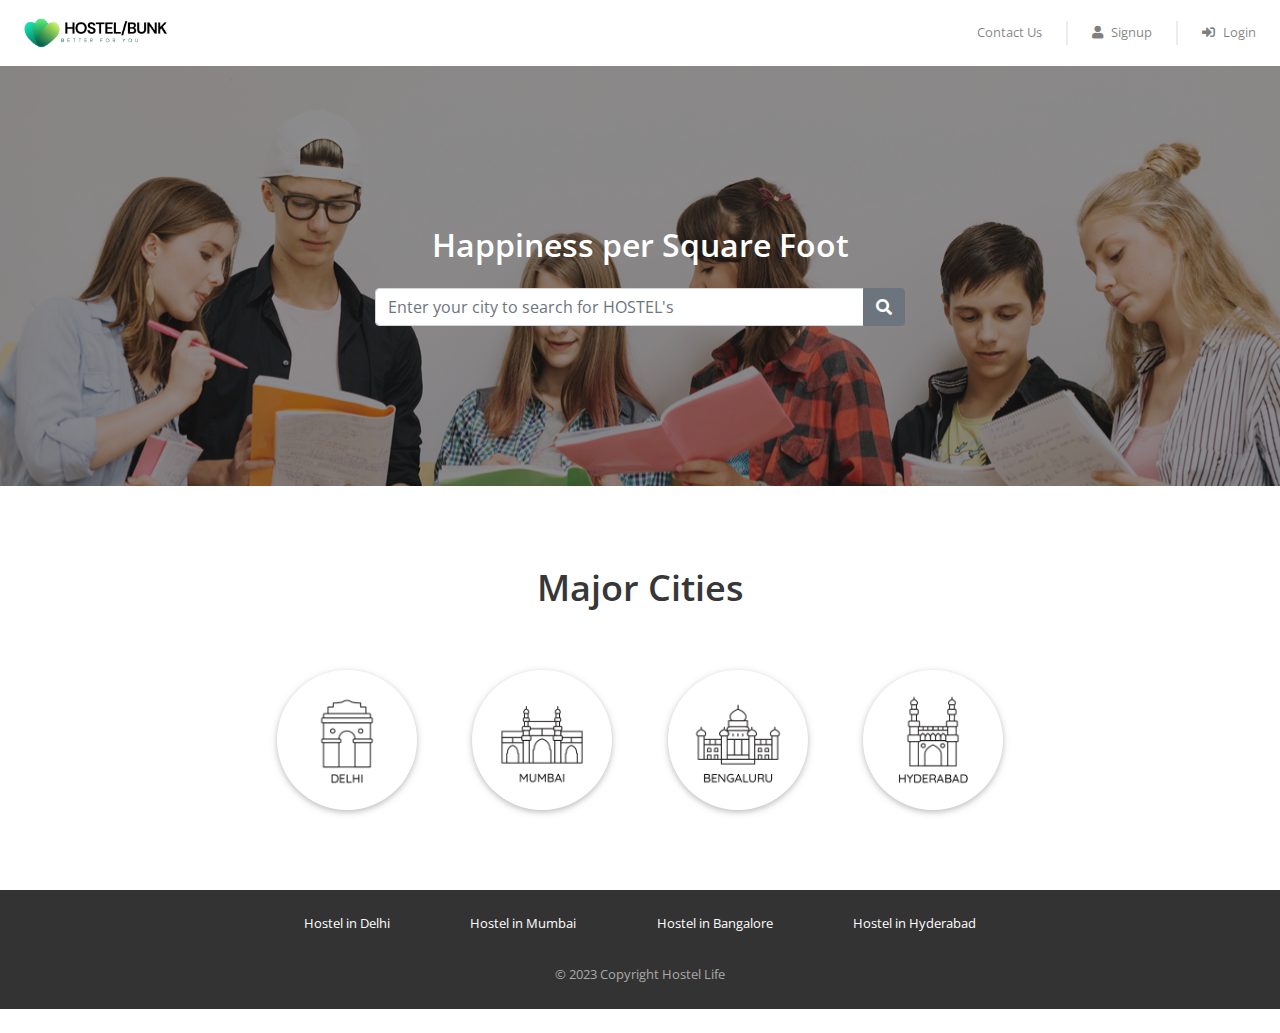
<file: index.html>
<!DOCTYPE html>
<html lang="en">

<head>
    <meta name="viewport" content="width=device-width, initial-scale=1">
    <title>Welcome | Hostel Life</title>

    <link href="css/bootstrap.min.css" rel="stylesheet" />
    <link href="https://use.fontawesome.com/releases/v5.11.2/css/all.css" rel="stylesheet" />
    <link href="https://fonts.googleapis.com/css2?family=Open+Sans:ital,wght@0,300;0,400;0,600;0,700;0,800;1,300;1,400;1,600;1,700;1,800&display=swap" rel="stylesheet" />
    <link href="css/common.css" rel="stylesheet" />
    <link href="css/home.css" rel="stylesheet" />
</head>

<body>
    <div class="header sticky-top">
        <nav class="navbar navbar-expand-md navbar-light">
            <a class="navbar-brand" href="index.html">
                <img src="img/logo.png" />
            </a>
            <button class="navbar-toggler" type="button" data-toggle="collapse" data-target="#my-navbar">
                <span class="navbar-toggler-icon"></span>
            </button>

            <div class="collapse navbar-collapse justify-content-end" id="my-navbar">
                <ul class="navbar-nav">
                    <li class="nav-item">
                        <a class="nav-link" href="mailto:sumitkesarwani2323@gmail.com" data-toggle="modal" >
                            <i class="fa fa-smile-o"></i>Contact Us
                        </a>
                    </li>
                    <div class="nav-vl"></div>
                    <li class="nav-item">
                        <a class="nav-link" href="#" data-toggle="modal" data-target="#signup-modal">
                            <i class="fas fa-user"></i>Signup
                        </a>
                    </li>
                    <div class="nav-vl"></div>
                    <li class="nav-item">
                        <a class="nav-link" href="#" data-toggle="modal" data-target="#login-modal">
                            <i class="fas fa-sign-in-alt"></i>Login
                        </a>
                    </li>
                </ul>
            </div>
        </nav>
    </div>

    <div id="loading">
    </div>

    <div class="banner-container">
        <h2 class="white pb-3">Happiness per Square Foot</h2>

        <form id="search-form">
            <div class="input-group city-search">
                <input type="text" class="form-control input-city" id='city' name='city' placeholder="Enter your city to search for HOSTEL's" />
                <div class="input-group-append">
                    <button type="submit" class="btn btn-secondary">
                        <i class="fa fa-search"></i>
                    </button>
                </div>
            </div>
        </form>
    </div>

    <div class="page-container">
        <h1 class="city-heading">
            Major Cities
        </h1>
        <div class="row">
            <div class="city-card-container col-md">
                <a href="property_list.html">
                    <div class="city-card rounded-circle">
                        <img src="img/delhi.png" class="city-img" />
                    </div>
                </a>
            </div>

            <div class="city-card-container col-md">
                <a href="property_list.html">
                    <div class="city-card rounded-circle">
                        <img src="img/mumbai.png" class="city-img" />
                    </div>
                </a>
            </div>

            <div class="city-card-container col-md">
                <a href="property_list.html">
                    <div class="city-card rounded-circle">
                        <img src="img/bangalore.png" class="city-img" />
                    </div>
                </a>
            </div>

            <div class="city-card-container col-md">
                <a href="property_list.html">
                    <div class="city-card rounded-circle">
                        <img src="img/hyderabad.png" class="city-img" />
                    </div>
                </a>
            </div>
        </div>
    </div>

    <div class="modal fade" id="signup-modal" tabindex="-1" role="dialog" aria-labelledby="signup-heading" aria-hidden="true">
        <div class="modal-dialog" role="document">
            <div class="modal-content">
                <div class="modal-header">
                    <h5 class="modal-title" id="signup-heading">Signup</h5>
                    <button type="button" class="close" data-dismiss="modal" aria-label="Close">
                        <span aria-hidden="true">&times;</span>
                    </button>
                </div>

                <div class="modal-body">
                    <form id="signup-form" class="form" role="form">
                        <div class="input-group form-group">
                            <div class="input-group-prepend">
                                <span class="input-group-text">
                                    <i class="fas fa-user"></i>
                                </span>
                            </div>
                            <input type="text" class="form-control" name="full_name" placeholder="Full Name" maxlength="30" required>
                        </div>

                        <div class="input-group form-group">
                            <div class="input-group-prepend">
                                <span class="input-group-text">
                                    <i class="fas fa-phone-alt"></i>
                                </span>
                            </div>
                            <input type="text" class="form-control" name="phone" placeholder="Phone Number" maxlength="10" minlength="10" required>
                        </div>

                        <div class="input-group form-group">
                            <div class="input-group-prepend">
                                <span class="input-group-text">
                                    <i class="fas fa-envelope"></i>
                                </span>
                            </div>
                            <input type="email" class="form-control" name="email" placeholder="Email" required>
                        </div>

                        <div class="input-group form-group">
                            <div class="input-group-prepend">
                                <span class="input-group-text">
                                    <i class="fas fa-lock"></i>
                                </span>
                            </div>
                            <input type="password" class="form-control" name="password" placeholder="Password" minlength="6" required>
                        </div>

                        <div class="input-group form-group">
                            <div class="input-group-prepend">
                                <span class="input-group-text">
                                    <i class="fas fa-university"></i>
                                </span>
                            </div>
                            <input type="text" class="form-control" name="college_name" placeholder="College Name" maxlength="150" required>
                        </div>

                        <div class="form-group">
                            <span>I'm a</span>
                            <input type="radio" class="ml-3" id="gender-male" name="gender" value="male" /> Male
                            <label for="gender-male">
                            </label>
                            <input type="radio" class="ml-3" id="gender-female" name="gender" value="female" />
                            <label for="gender-female">
                                Female
                            </label>
                        </div>

                        <div class="form-group">
                            <button type="submit" class="btn btn-block btn-primary">Create Account</button>
                        </div>
                    </form>
                </div>

                <div class="modal-footer">
                    <span>Already have an account?
                        <a href="#" data-dismiss="modal" data-toggle="modal" data-target="#login-modal">Login</a>
                    </span>
                </div>
            </div>
        </div>
    </div>

    <div class="modal fade" id="login-modal" tabindex="-1" role="dialog" aria-labelledby="login-heading" aria-hidden="true">
        <div class="modal-dialog modal-dialog-centered" role="document">
            <div class="modal-content">
                <div class="modal-header">
                    <h5 class="modal-title" id="login-heading">Login</h5>
                    <button type="button" class="close" data-dismiss="modal" aria-label="Close">
                        <span aria-hidden="true">&times;</span>
                    </button>
                </div>

                <div class="modal-body">
                    <form id="login-form" class="form" role="form">
                        <div class="input-group form-group">
                            <div class="input-group-prepend">
                                <span class="input-group-text">
                                    <i class="fas fa-user"></i>
                                </span>
                            </div>
                            <input type="email" class="form-control" name="email" placeholder="Email" required>
                        </div>

                        <div class="input-group form-group">
                            <div class="input-group-prepend">
                                <span class="input-group-text">
                                    <i class="fas fa-lock"></i>
                                </span>
                            </div>
                            <input type="password" class="form-control" name="password" placeholder="Password" minlength="6" required>
                        </div>

                        <div class="form-group">
                            <button type="submit" class="btn btn-block btn-primary">Login</button>
                        </div>
                    </form>
                </div>

                <div class="modal-footer">
                    <span>
                        <a href="#" data-dismiss="modal" data-toggle="modal" data-target="#signup-modal">Click here</a>
                        to register a new account
                    </span>
                </div>
            </div>
        </div>
    </div>

    <div class="footer">
        <div class="page-container footer-container">
            <div class="footer-cities">
                <div class="footer-city">
                    <a href="property_list.html">Hostel in Delhi</a>
                </div>
                <div class="footer-city">
                    <a href="property_list.html">Hostel in Mumbai</a>
                </div>
                <div class="footer-city">
                    <a href="property_list.html">Hostel in Bangalore</a>
                </div>
                <div class="footer-city">
                    <a href="property_list.html">Hostel in Hyderabad</a>
                </div>
            </div>
            <div class="footer-copyright">© 2023 Copyright Hostel Life </div>
        </div>
    </div>
    <br>

    <script type="text/javascript" src="js/jquery.js"></script>
    <script type="text/javascript" src="js/bootstrap.min.js"></script>
</body>

</html>
</file>
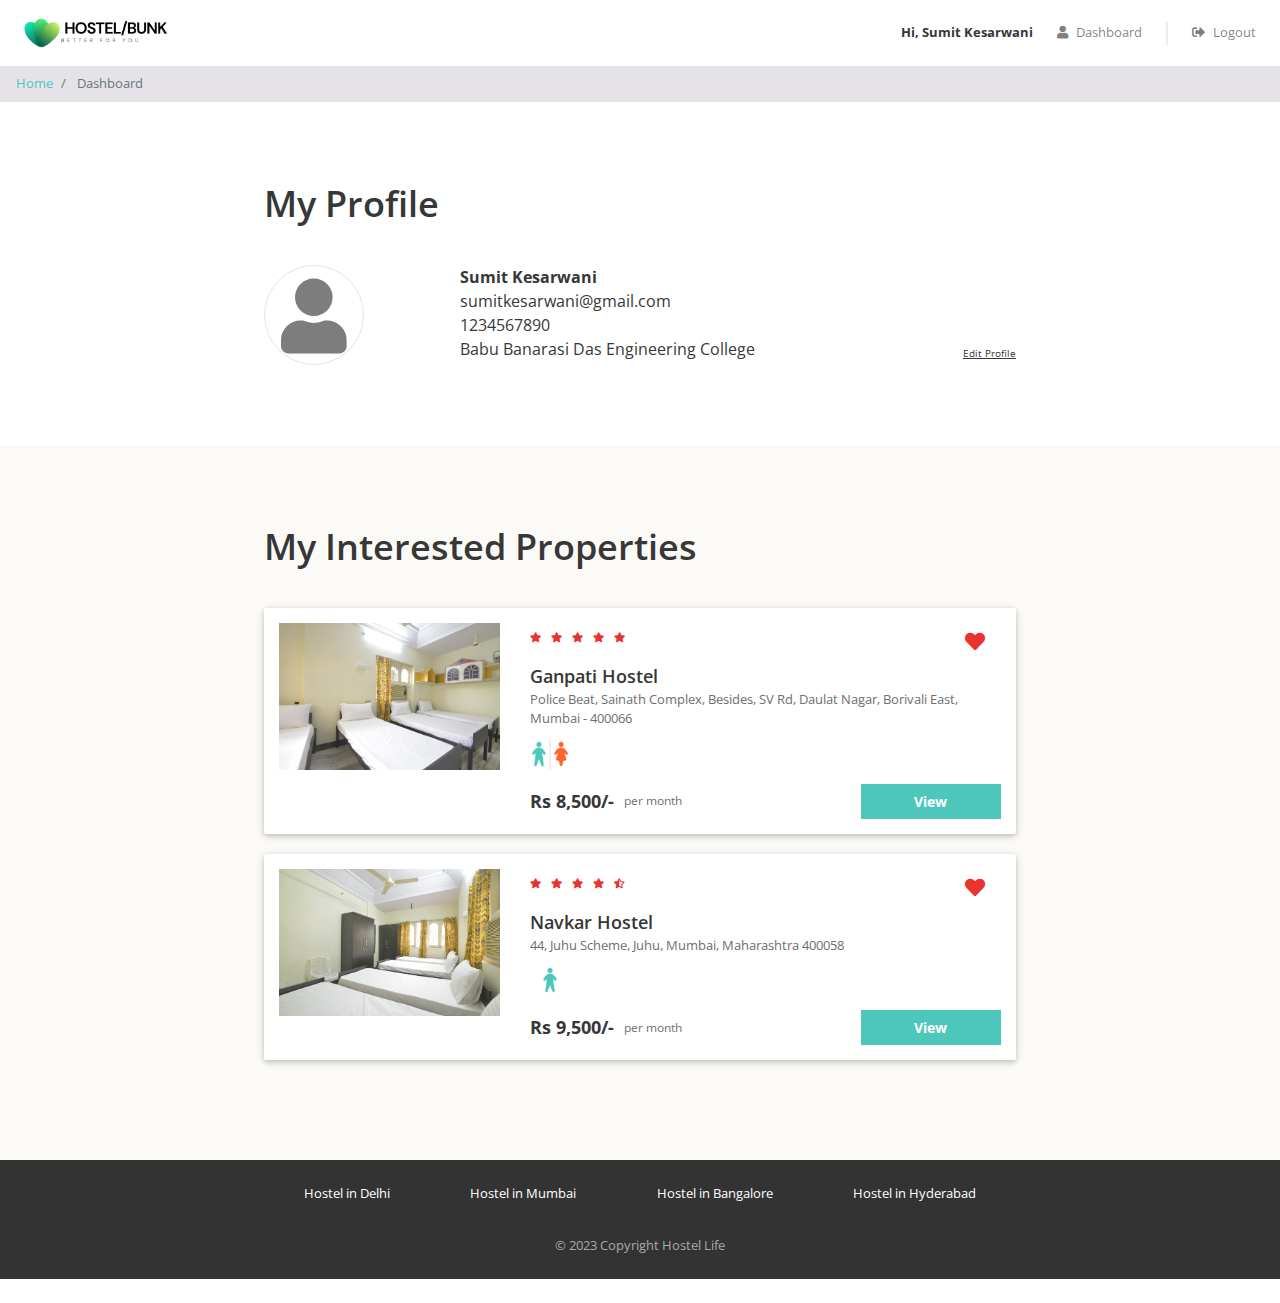
<file: dashboard.html>
<!DOCTYPE html>
<html lang="en">

<head>
    <meta name="viewport" content="width=device-width, initial-scale=1">
    <title>Dashboard | Hostel/BUNK</title>
    <link href="css/bootstrap.min.css" rel="stylesheet" />
    <link href="https://use.fontawesome.com/releases/v5.11.2/css/all.css" rel="stylesheet" />
    <link href="https://fonts.googleapis.com/css2?family=Open+Sans:ital,wght@0,300;0,400;0,600;0,700;0,800;1,300;1,400;1,600;1,700;1,800&display=swap" rel="stylesheet" />
    <link href="css/common.css" rel="stylesheet" />
    <link href="css/dashboard.css" rel="stylesheet" />
</head>

<body>
<div class="header sticky-top">
        <nav class="navbar navbar-expand-md navbar-light">
            <a class="navbar-brand" href="index.html">
                <img src="img/logo.png" />
            </a>
            <button class="navbar-toggler" type="button" data-toggle="collapse" data-target="#my-navbar">
                <span class="navbar-toggler-icon"></span>
            </button>

            <div class="collapse navbar-collapse justify-content-end" id="my-navbar">
                <ul class="navbar-nav">
                    <div class='nav-name'>
                        Hi, Sumit Kesarwani
                    </div>
                    <li class="nav-item">
                        <a class="nav-link" href="dashboard.html">
                            <i class="fas fa-user"></i>Dashboard
                        </a>
                    </li>
                    <div class="nav-vl"></div>
                    <li class="nav-item">
                        <a class="nav-link" href="#">
                            <i class="fas fa-sign-out-alt"></i>Logout
                        </a>
                    </li>
                </ul>
            </div>
        </nav>
    </div>

    <div id="loading">
    </div>

    <nav aria-label="breadcrumb">
        <ol class="breadcrumb py-2">
            <li class="breadcrumb-item">
                <a href="index.html">Home</a>
            </li>
            <li class="breadcrumb-item active" aria-current="page">
                Dashboard
            </li>
        </ol>
    </nav>

    <div class="my-profile page-container">
        <h1>My Profile</h1>
        <div class="row">
            <div class="col-md-3 profile-img-container">
                <i class="fas fa-user profile-img"></i>
            </div>
            <div class="col-md-9">
                <div class="row no-gutters justify-content-between align-items-end">
                    <div class="profile">
                        <div class="name">Sumit Kesarwani</div>
                        <div class="email">sumitkesarwani@gmail.com</div>
                        <div class="phone">1234567890</div>
                        <div class="college">Babu Banarasi Das Engineering College</div>
                    </div>
                    <div class="edit">
                        <div class="edit-profile">Edit Profile</div>
                    </div>
                </div>
            </div>
        </div>
    </div>

    <div class="my-interested-properties">
        <div class="page-container">
            <h1>My Interested Properties</h1>

            <div class="property-card property-id-1 row">
                <div class="image-container col-md-4">
                    <img src="img/properties/1/eace7b9114fd6046.jpg" />
                </div>
                <div class="content-container col-md-8">
                    <div class="row no-gutters justify-content-between">
                        <div class="star-container" title="4.8">
                            <i class="fas fa-star"></i>
                            <i class="fas fa-star"></i>
                            <i class="fas fa-star"></i>
                            <i class="fas fa-star"></i>
                            <i class="fas fa-star"></i>
                        </div>
                        <div class="interested-container">
                            <i class="is-interested-image fas fa-heart" property_id="1"></i>
                        </div>
                    </div>
                    <div class="detail-container">
                        <div class="property-name">Ganpati Hostel</div>
                        <div class="property-address">Police Beat, Sainath Complex, Besides, SV Rd, Daulat Nagar, Borivali East, Mumbai - 400066</div>
                        <div class="property-gender">
                            <img src="img/unisex.png">
                        </div>
                    </div>
                    <div class="row no-gutters">
                        <div class="rent-container col-6">
                            <div class="rent">Rs 8,500/-</div>
                            <div class="rent-unit">per month</div>
                        </div>
                        <div class="button-container col-6">
                            <a href="property_detail.html" class="btn btn-primary">View</a>
                        </div>
                    </div>
                </div>
            </div>

            <div class="property-card property-id-2 row">
                <div class="image-container col-md-4">
                    <img src="img/properties/1/1d4f0757fdb86d5f.jpg" />
                </div>
                <div class="content-container col-md-8">
                    <div class="row no-gutters justify-content-between">
                        <div class="star-container" title="4.5">
                            <i class="fas fa-star"></i>
                            <i class="fas fa-star"></i>
                            <i class="fas fa-star"></i>
                            <i class="fas fa-star"></i>
                            <i class="fas fa-star-half-alt"></i>
                        </div>
                        <div class="interested-container">
                            <i class="is-interested-image fas fa-heart" property_id="2"></i>
                        </div>
                    </div>
                    <div class="detail-container">
                        <div class="property-name">Navkar Hostel</div>
                        <div class="property-address">44, Juhu Scheme, Juhu, Mumbai, Maharashtra 400058</div>
                        <div class="property-gender">
                            <img src="img/male.png">
                        </div>
                    </div>
                    <div class="row no-gutters">
                        <div class="rent-container col-6">
                            <div class="rent">Rs 9,500/-</div>
                            <div class="rent-unit">per month</div>
                        </div>
                        <div class="button-container col-6">
                            <a href="property_detail.html" class="btn btn-primary">View</a>
                        </div>
                    </div>
                </div>
            </div>


        </div>
    </div>

    <div class="footer">
        <div class="page-container footer-container">
            <div class="footer-cities">
                <div class="footer-city">
                    <a href="property_list.html">Hostel in Delhi</a>
                </div>
                <div class="footer-city">
                    <a href="property_list.html">Hostel in Mumbai</a>
                </div>
                <div class="footer-city">
                    <a href="property_list.html">Hostel in Bangalore</a>
                </div>
                <div class="footer-city">
                    <a href="property_list.html">Hostel in Hyderabad</a>
                </div>
            </div>
            <div class="footer-copyright">© 2023 Copyright Hostel Life </div>
        </div>
    </div>
    <br>

    <script type="text/javascript" src="js/jquery.js"></script>
    <script type="text/javascript" src="js/bootstrap.min.js"></script>
</body>

</html>
</file>
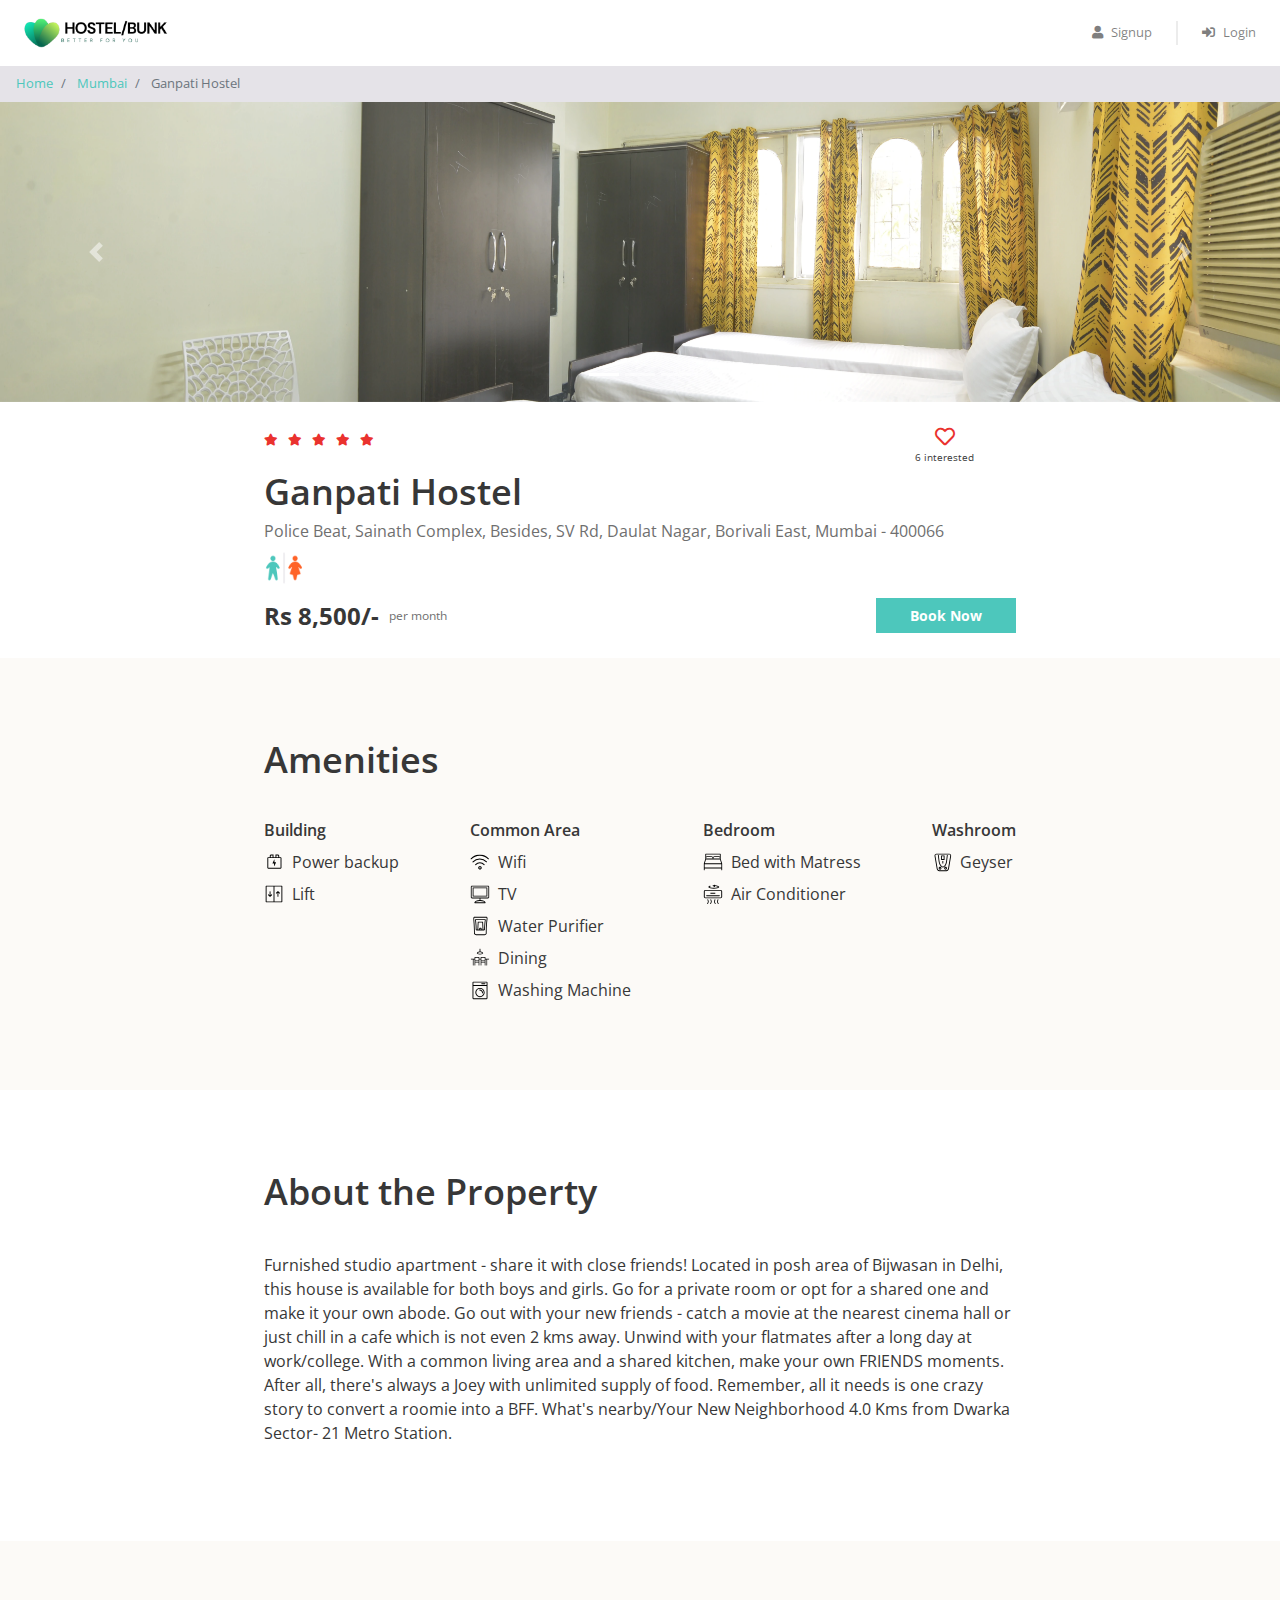
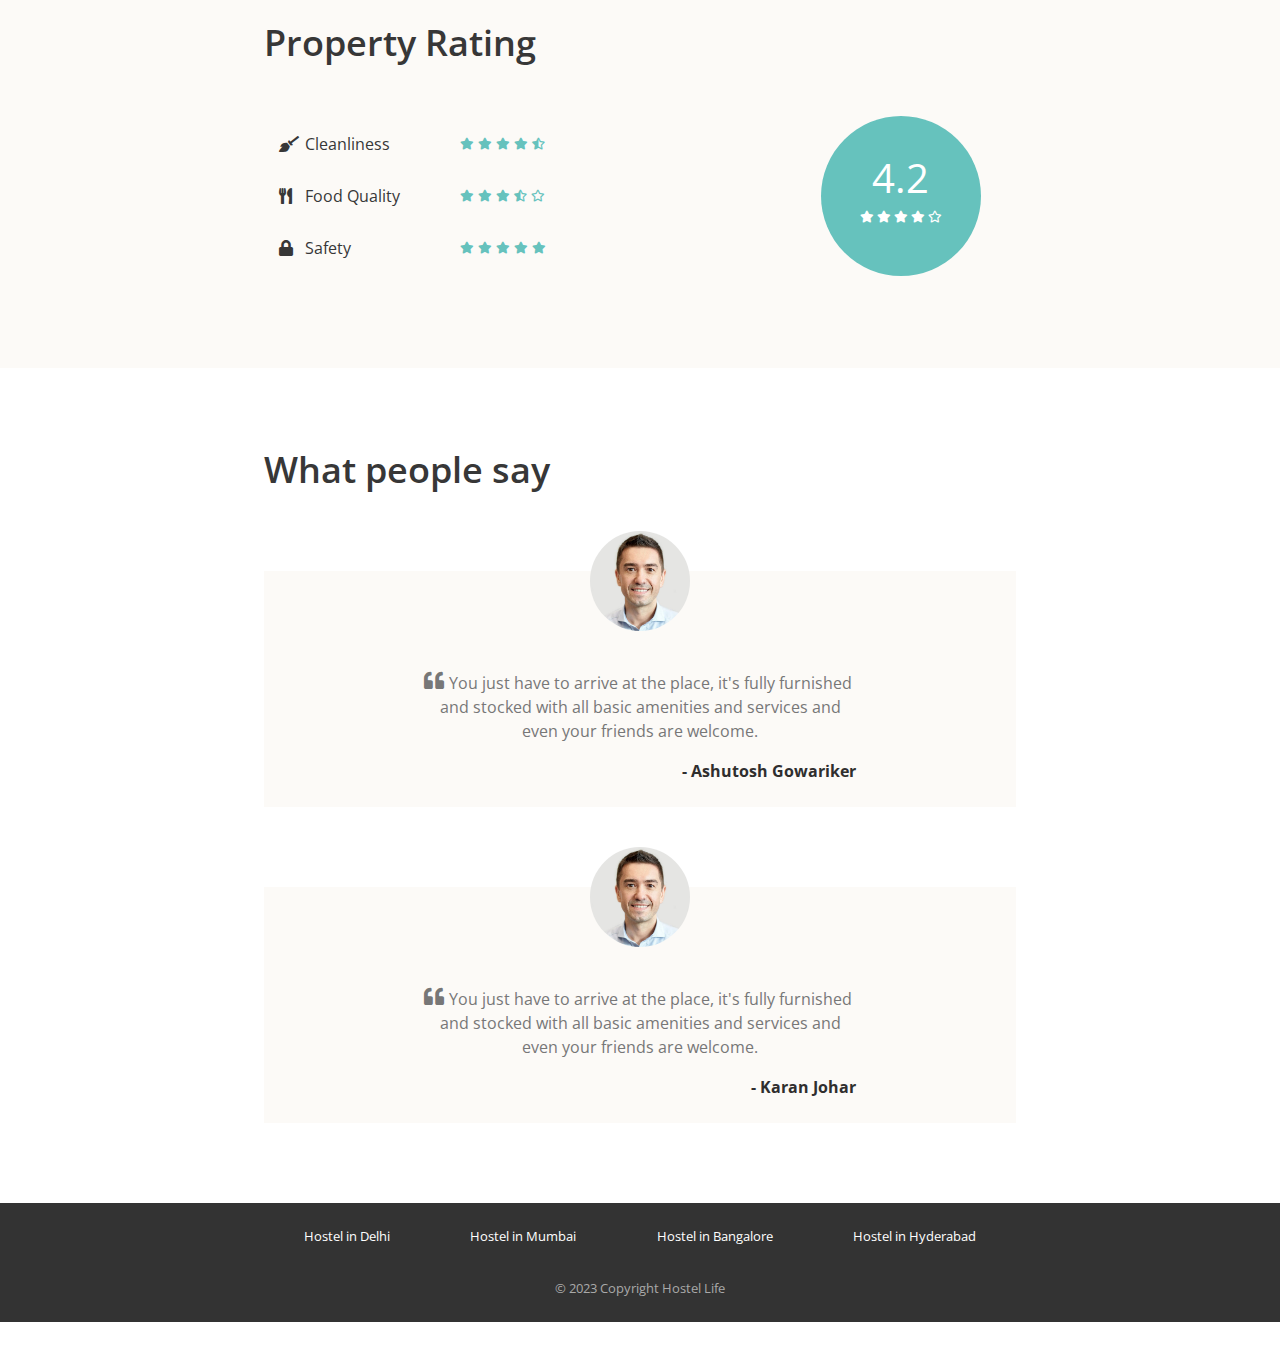
<file: property_detail.html>
<!DOCTYPE html>
<html lang="en">

<head>
    <meta name="viewport" content="width=device-width, initial-scale=1">
    <title>Ganpati Hostel | Hostel Bunk</title>

    <link href="css/bootstrap.min.css" rel="stylesheet" />
    <link href="https://use.fontawesome.com/releases/v5.11.2/css/all.css" rel="stylesheet" />
    <link href="https://fonts.googleapis.com/css2?family=Open+Sans:ital,wght@0,300;0,400;0,600;0,700;0,800;1,300;1,400;1,600;1,700;1,800&display=swap" rel="stylesheet" />
    <link href="css/common.css" rel="stylesheet" />
    <link href="css/property_detail.css" rel="stylesheet" />
</head>

<body>
    <div class="header sticky-top">
        <nav class="navbar navbar-expand-md navbar-light">
            <a class="navbar-brand" href="index.html">
                <img src="img/logo.png" />
            </a>
            <button class="navbar-toggler" type="button" data-toggle="collapse" data-target="#my-navbar">
                <span class="navbar-toggler-icon"></span>
            </button>

            <div class="collapse navbar-collapse justify-content-end" id="my-navbar">
                <ul class="navbar-nav">
                    <li class="nav-item">
                        <a class="nav-link" href="#" data-toggle="modal" data-target="#signup-modal">
                            <i class="fas fa-user"></i>Signup
                        </a>
                    </li>
                    <div class="nav-vl"></div>
                    <li class="nav-item">
                        <a class="nav-link" href="#" data-toggle="modal" data-target="#login-modal">
                            <i class="fas fa-sign-in-alt"></i>Login
                        </a>
                    </li>
                </ul>
            </div>
        </nav>
    </div>

    <div id="loading">
    </div>

    <nav aria-label="breadcrumb">
        <ol class="breadcrumb py-2">
            <li class="breadcrumb-item">
                <a href="index.html">Home</a>
            </li>
            <li class="breadcrumb-item">
                <a href="property_list.html">Mumbai</a>
            </li>
            <li class="breadcrumb-item active" aria-current="page">
                Ganpati Hostel
            </li>
        </ol>
    </nav>

    <div id="property-images" class="carousel slide" data-ride="carousel">
        <ol class="carousel-indicators">
            <li data-target="#property-images" data-slide-to="0" class="active"></li>
            <li data-target="#property-images" data-slide-to="1" class=""></li>
            <li data-target="#property-images" data-slide-to="2" class=""></li>
        </ol>
        <div class="carousel-inner">
            <div class="carousel-item active">
                <img class="d-block w-100" src="img/properties/1/1d4f0757fdb86d5f.jpg" alt="slide">
            </div>
            <div class="carousel-item">
                <img class="d-block w-100" src="img/properties/1/46ebbb537aa9fb0a.jpg" alt="slide">
            </div>
            <div class="carousel-item">
                <img class="d-block w-100" src="img/properties/1/eace7b9114fd6046.jpg" alt="slide">
            </div>
        </div>
        <a class="carousel-control-prev" href="#property-images" role="button" data-slide="prev">
            <span class="carousel-control-prev-icon" aria-hidden="true"></span>
            <span class="sr-only">Previous</span>
        </a>
        <a class="carousel-control-next" href="#property-images" role="button" data-slide="next">
            <span class="carousel-control-next-icon" aria-hidden="true"></span>
            <span class="sr-only">Next</span>
        </a>
    </div>

    <div class="property-summary page-container">
        <div class="row no-gutters justify-content-between">
            <div class="star-container" title="4.8">
                <i class="fas fa-star"></i>
                <i class="fas fa-star"></i>
                <i class="fas fa-star"></i>
                <i class="fas fa-star"></i>
                <i class="fas fa-star"></i>
            </div>
            <div class="interested-container">
                <i class="is-interested-image far fa-heart"></i>
                <div class="interested-text">
                    <span class="interested-user-count">6</span> interested
                </div>
            </div>
        </div>
        <div class="detail-container">
            <div class="property-name">Ganpati Hostel</div>
            <div class="property-address">Police Beat, Sainath Complex, Besides, SV Rd, Daulat Nagar, Borivali East, Mumbai - 400066</div>
            <div class="property-gender">
                <img src="img/unisex.png" />
            </div>
        </div>
        <div class="row no-gutters">
            <div class="rent-container col-6">
                <div class="rent">Rs 8,500/-</div>
                <div class="rent-unit">per month</div>
            </div>
            <div class="button-container col-6">
                <a href="#" class="btn btn-primary">Book Now</a>
            </div>
        </div>
    </div>

    <div class="property-amenities">
        <div class="page-container">
            <h1>Amenities</h1>
            <div class="row justify-content-between">
                <div class="col-md-auto">
                    <h5>Building</h5>
                    <div class="amenity-container">
                        <img src="img/amenities/powerbackup.svg">
                        <span>Power backup</span>
                    </div>
                    <div class="amenity-container">
                        <img src="img/amenities/lift.svg">
                        <span>Lift</span>
                    </div>
                </div>

                <div class="col-md-auto">
                    <h5>Common Area</h5>
                    <div class="amenity-container">
                        <img src="img/amenities/wifi.svg">
                        <span>Wifi</span>
                    </div>
                    <div class="amenity-container">
                        <img src="img/amenities/tv.svg">
                        <span>TV</span>
                    </div>
                    <div class="amenity-container">
                        <img src="img/amenities/rowater.svg">
                        <span>Water Purifier</span>
                    </div>
                    <div class="amenity-container">
                        <img src="img/amenities/dining.svg">
                        <span>Dining</span>
                    </div>
                    <div class="amenity-container">
                        <img src="img/amenities/washingmachine.svg">
                        <span>Washing Machine</span>
                    </div>
                </div>

                <div class="col-md-auto">
                    <h5>Bedroom</h5>
                    <div class="amenity-container">
                        <img src="img/amenities/bed.svg">
                        <span>Bed with Matress</span>
                    </div>
                    <div class="amenity-container">
                        <img src="img/amenities/ac.svg">
                        <span>Air Conditioner</span>
                    </div>
                </div>

                <div class="col-md-auto">
                    <h5>Washroom</h5>
                    <div class="amenity-container">
                        <img src="img/amenities/geyser.svg">
                        <span>Geyser</span>
                    </div>
                </div>
            </div>
        </div>
    </div>

    <div class="property-about page-container">
        <h1>About the Property</h1>
        <p>Furnished studio apartment - share it with close friends! Located in posh area of Bijwasan in Delhi, this house is available for both boys and girls. Go for a private room or opt for a shared one and make it your own abode. Go out with your new friends - catch a movie at the nearest cinema hall or just chill in a cafe which is not even 2 kms away. Unwind with your flatmates after a long day at work/college. With a common living area and a shared kitchen, make your own FRIENDS moments. After all, there's always a Joey with unlimited supply of food. Remember, all it needs is one crazy story to convert a roomie into a BFF. What's nearby/Your New Neighborhood 4.0 Kms from Dwarka Sector- 21 Metro Station.</p>
    </div>

    <div class="property-rating">
        <div class="page-container">
            <h1>Property Rating</h1>
            <div class="row align-items-center justify-content-between">
                <div class="col-md-6">
                    <div class="rating-criteria row">
                        <div class="col-6">
                            <i class="rating-criteria-icon fas fa-broom"></i>
                            <span class="rating-criteria-text">Cleanliness</span>
                        </div>
                        <div class="rating-criteria-star-container col-6" title="4.3">
                            <i class="fas fa-star"></i>
                            <i class="fas fa-star"></i>
                            <i class="fas fa-star"></i>
                            <i class="fas fa-star"></i>
                            <i class="fas fa-star-half-alt"></i>
                        </div>
                    </div>

                    <div class="rating-criteria row">
                        <div class="col-6">
                            <i class="rating-criteria-icon fas fa-utensils"></i>
                            <span class="rating-criteria-text">Food Quality</span>
                        </div>
                        <div class="rating-criteria-star-container col-6" title="3.4">
                            <i class="fas fa-star"></i>
                            <i class="fas fa-star"></i>
                            <i class="fas fa-star"></i>
                            <i class="fas fa-star-half-alt"></i>
                            <i class="far fa-star"></i>
                        </div>
                    </div>

                    <div class="rating-criteria row">
                        <div class="col-6">
                            <i class="rating-criteria-icon fa fa-lock"></i>
                            <span class="rating-criteria-text">Safety</span>
                        </div>
                        <div class="rating-criteria-star-container col-6" title="4.8">
                            <i class="fas fa-star"></i>
                            <i class="fas fa-star"></i>
                            <i class="fas fa-star"></i>
                            <i class="fas fa-star"></i>
                            <i class="fas fa-star"></i>
                        </div>
                    </div>
                </div>

                <div class="col-md-4">
                    <div class="rating-circle">
                        <div class="total-rating">4.2</div>
                        <div class="rating-circle-star-container">
                            <i class="fas fa-star"></i>
                            <i class="fas fa-star"></i>
                            <i class="fas fa-star"></i>
                            <i class="fas fa-star"></i>
                            <i class="far fa-star"></i>
                        </div>
                    </div>
                </div>
            </div>
        </div>
    </div>

    <div class="property-testimonials page-container">
        <h1>What people say</h1>
        <div class="testimonial-block">
            <div class="testimonial-image-container">
                <img class="testimonial-img" src="img/man.png">
            </div>
            <div class="testimonial-text">
                <i class="fa fa-quote-left" aria-hidden="true"></i>
                <p>You just have to arrive at the place, it's fully furnished and stocked with all basic amenities and services and even your friends are welcome.</p>
            </div>
            <div class="testimonial-name">- Ashutosh Gowariker</div>
        </div>
        <div class="testimonial-block">
            <div class="testimonial-image-container">
                <img class="testimonial-img" src="img/man.png">
            </div>
            <div class="testimonial-text">
                <i class="fa fa-quote-left" aria-hidden="true"></i>
                <p>You just have to arrive at the place, it's fully furnished and stocked with all basic amenities and services and even your friends are welcome.</p>
            </div>
            <div class="testimonial-name">- Karan Johar</div>
        </div>
    </div>

    <div class="modal fade" id="signup-modal" tabindex="-1" role="dialog" aria-labelledby="signup-heading" aria-hidden="true">
        <div class="modal-dialog" role="document">
            <div class="modal-content">
                <div class="modal-header">
                    <h5 class="modal-title" id="signup-heading">Signup</h5>
                    <button type="button" class="close" data-dismiss="modal" aria-label="Close">
                        <span aria-hidden="true">&times;</span>
                    </button>
                </div>

                <div class="modal-body">
                    <form id="signup-form" class="form" role="form">
                        <div class="input-group form-group">
                            <div class="input-group-prepend">
                                <span class="input-group-text">
                                    <i class="fas fa-user"></i>
                                </span>
                            </div>
                            <input type="text" class="form-control" name="full_name" placeholder="Full Name" maxlength="30" required>
                        </div>

                        <div class="input-group form-group">
                            <div class="input-group-prepend">
                                <span class="input-group-text">
                                    <i class="fas fa-phone-alt"></i>
                                </span>
                            </div>
                            <input type="text" class="form-control" name="phone" placeholder="Phone Number" maxlength="10" minlength="10" required>
                        </div>

                        <div class="input-group form-group">
                            <div class="input-group-prepend">
                                <span class="input-group-text">
                                    <i class="fas fa-envelope"></i>
                                </span>
                            </div>
                            <input type="email" class="form-control" name="email" placeholder="Email" required>
                        </div>

                        <div class="input-group form-group">
                            <div class="input-group-prepend">
                                <span class="input-group-text">
                                    <i class="fas fa-lock"></i>
                                </span>
                            </div>
                            <input type="password" class="form-control" name="password" placeholder="Password" minlength="6" required>
                        </div>

                        <div class="input-group form-group">
                            <div class="input-group-prepend">
                                <span class="input-group-text">
                                    <i class="fas fa-university"></i>
                                </span>
                            </div>
                            <input type="text" class="form-control" name="college_name" placeholder="College Name" maxlength="150" required>
                        </div>

                        <div class="form-group">
                            <span>I'm a</span>
                            <input type="radio" class="ml-3" id="gender-male" name="gender" value="male" /> Male
                            <label for="gender-male">
                            </label>
                            <input type="radio" class="ml-3" id="gender-female" name="gender" value="female" />
                            <label for="gender-female">
                                Female
                            </label>
                        </div>

                        <div class="form-group">
                            <button type="submit" class="btn btn-block btn-primary">Create Account</button>
                        </div>
                    </form>
                </div>

                <div class="modal-footer">
                    <span>Already have an account?
                        <a href="#" data-dismiss="modal" data-toggle="modal" data-target="#login-modal">Login</a>
                    </span>
                </div>
            </div>
        </div>
    </div>

    <div class="modal fade" id="login-modal" tabindex="-1" role="dialog" aria-labelledby="login-heading" aria-hidden="true">
        <div class="modal-dialog modal-dialog-centered" role="document">
            <div class="modal-content">
                <div class="modal-header">
                    <h5 class="modal-title" id="login-heading">Login</h5>
                    <button type="button" class="close" data-dismiss="modal" aria-label="Close">
                        <span aria-hidden="true">&times;</span>
                    </button>
                </div>

                <div class="modal-body">
                    <form id="login-form" class="form" role="form">
                        <div class="input-group form-group">
                            <div class="input-group-prepend">
                                <span class="input-group-text">
                                    <i class="fas fa-user"></i>
                                </span>
                            </div>
                            <input type="email" class="form-control" name="email" placeholder="Email" required>
                        </div>

                        <div class="input-group form-group">
                            <div class="input-group-prepend">
                                <span class="input-group-text">
                                    <i class="fas fa-lock"></i>
                                </span>
                            </div>
                            <input type="password" class="form-control" name="password" placeholder="Password" minlength="6" required>
                        </div>

                        <div class="form-group">
                            <button type="submit" class="btn btn-block btn-primary">Login</button>
                        </div>
                    </form>
                </div>

                <div class="modal-footer">
                    <span>
                        <a href="#" data-dismiss="modal" data-toggle="modal" data-target="#signup-modal">Click here</a>
                        to register a new account
                    </span>
                </div>
            </div>
        </div>
    </div>

    <div class="footer">
        <div class="page-container footer-container">
            <div class="footer-cities">
                <div class="footer-city">
                    <a href="property_list.html">Hostel in Delhi</a>
                </div>
                <div class="footer-city">
                    <a href="property_list.html">Hostel in Mumbai</a>
                </div>
                <div class="footer-city">
                    <a href="property_list.html">Hostel in Bangalore</a>
                </div>
                <div class="footer-city">
                    <a href="property_list.html">Hostel in Hyderabad</a>
                </div>
            </div>
            <div class="footer-copyright">© 2023 Copyright Hostel Life </div>
        </div>
    </div>
    <br>

    <script type="text/javascript" src="js/jquery.js"></script>
    <script type="text/javascript" src="js/bootstrap.min.js"></script>
</body>

</html>
</file>
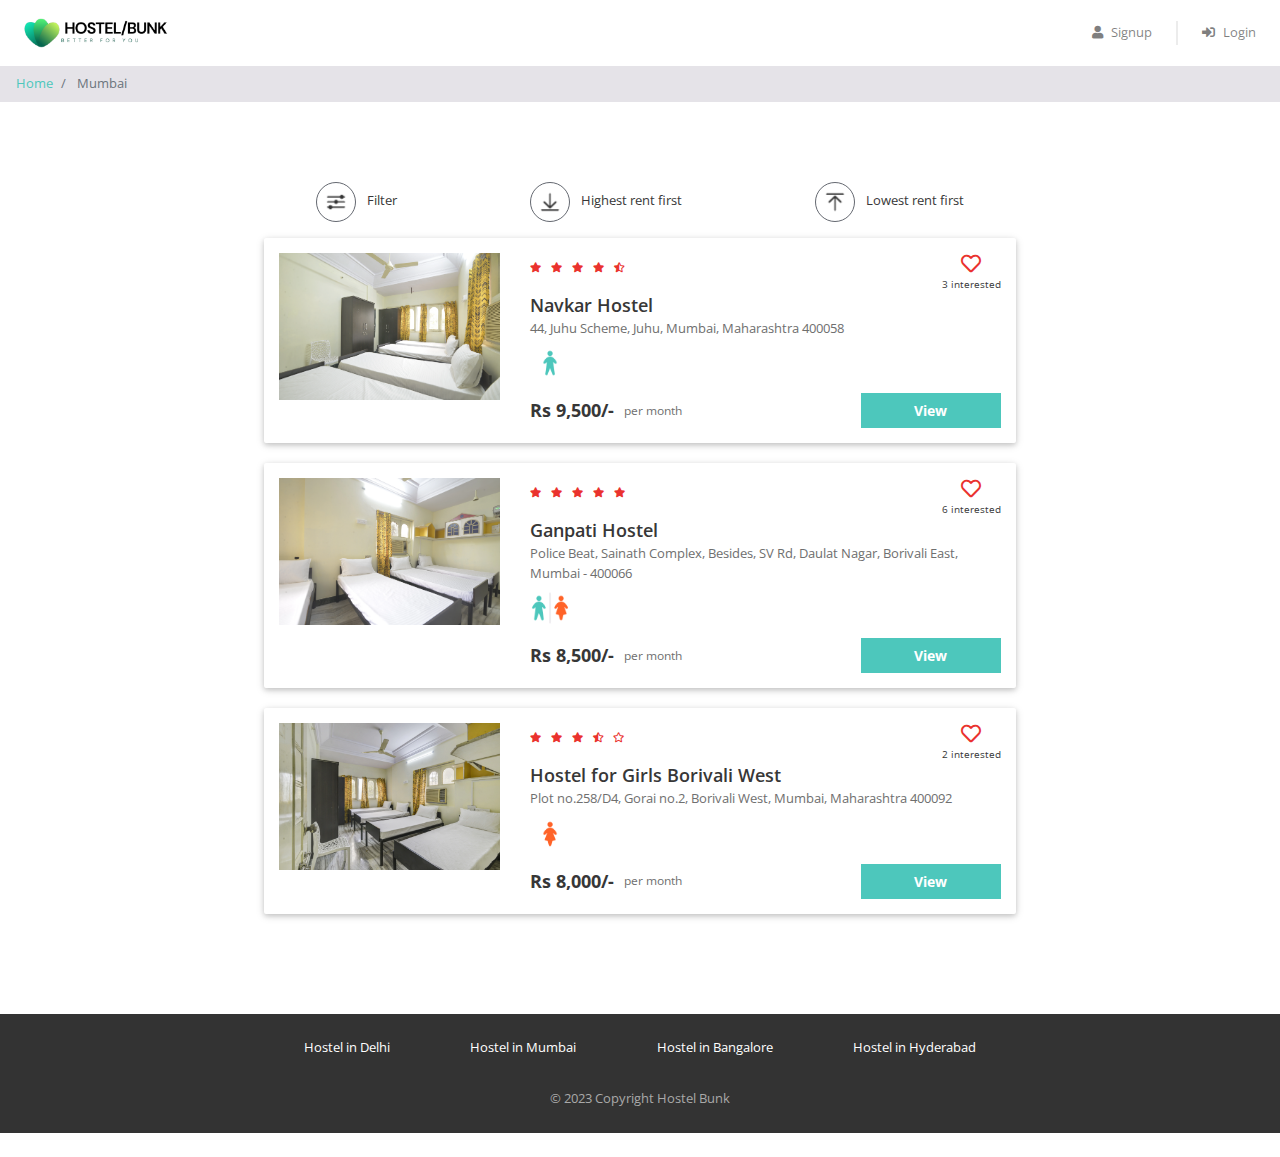
<file: property_list.html>
<!DOCTYPE html>
<html lang="en">

<head>
    <meta name="viewport" content="width=device-width, initial-scale=1">
    <title>Best Hostel's in Mumbai | Hostel Bunk</title>

    <link href="css/bootstrap.min.css" rel="stylesheet" />
    <link href="https://use.fontawesome.com/releases/v5.11.2/css/all.css" rel="stylesheet" />
    <link href="https://fonts.googleapis.com/css2?family=Open+Sans:ital,wght@0,300;0,400;0,600;0,700;0,800;1,300;1,400;1,600;1,700;1,800&display=swap" rel="stylesheet" />
    <link href="css/common.css" rel="stylesheet" />
    <link href="css/property_list.css" rel="stylesheet" />
</head>

<body>
    <div class="header sticky-top">
        <nav class="navbar navbar-expand-md navbar-light">
            <a class="navbar-brand" href="index.html">
                <img src="img/logo.png" />
            </a>
            <button class="navbar-toggler" type="button" data-toggle="collapse" data-target="#my-navbar">
                <span class="navbar-toggler-icon"></span>
            </button>

            <div class="collapse navbar-collapse justify-content-end" id="my-navbar">
                <ul class="navbar-nav">
                    <li class="nav-item">
                        <a class="nav-link" href="#" data-toggle="modal" data-target="#signup-modal">
                            <i class="fas fa-user"></i>Signup
                        </a>
                    </li>
                    <div class="nav-vl"></div>
                    <li class="nav-item">
                        <a class="nav-link" href="#" data-toggle="modal" data-target="#login-modal">
                            <i class="fas fa-sign-in-alt"></i>Login
                        </a>
                    </li>
                </ul>
            </div>
        </nav>
    </div>

    <div id="loading">
    </div>

    <nav aria-label="breadcrumb">
        <ol class="breadcrumb py-2">
            <li class="breadcrumb-item">
                <a href="index.html">Home</a>
            </li>
            <li class="breadcrumb-item active" aria-current="page">
                Mumbai
            </li>
        </ol>
    </nav>

    <div class="page-container">
        <div class="filter-bar row justify-content-around">
            <div class="col-auto" data-toggle="modal" data-target="#filter-modal">
                <img src="img/filter.png" alt="filter" />
                <span>Filter</span>
            </div>
            <div class="col-auto">
                <img src="img/desc.png" alt="sort-desc" />
                <span>Highest rent first</span>
            </div>
            <div class="col-auto">
                <img src="img/asc.png" alt="sort-asc" />
                <span>Lowest rent first</span>
            </div>
        </div>

        
        <div class="property-card row">
            <div class="image-container col-md-4">
                <img src="img/properties/1/1d4f0757fdb86d5f.jpg" />
            </div>
            <div class="content-container col-md-8">
                <div class="row no-gutters justify-content-between">
                    <div class="star-container" title="4.5">
                        <i class="fas fa-star"></i>
                        <i class="fas fa-star"></i>
                        <i class="fas fa-star"></i>
                        <i class="fas fa-star"></i>
                        <i class="fas fa-star-half-alt"></i>
                    </div>
                    <div class="interested-container">
                        <i class="far fa-heart"></i>
                        <div class="interested-text">3 interested</div>
                    </div>
                </div>
                <div class="detail-container">
                    <div class="property-name">Navkar Hostel</div>
                    <div class="property-address">44, Juhu Scheme, Juhu, Mumbai, Maharashtra 400058</div>
                    <div class="property-gender">
                        <img src="img/male.png" />
                    </div>
                </div>
                <div class="row no-gutters">
                    <div class="rent-container col-6">
                        <div class="rent">Rs 9,500/-</div>
                        <div class="rent-unit">per month</div>
                    </div>
                    <div class="button-container col-6">
                        <a href="property_detail.html" class="btn btn-primary">View</a>
                    </div>
                </div>
            </div>
        </div>

        <div class="property-card row">
            <div class="image-container col-md-4">
                <img src="img/properties/1/eace7b9114fd6046.jpg" />
            </div>
            <div class="content-container col-md-8">
                <div class="row no-gutters justify-content-between">
                    <div class="star-container" title="4.8">
                        <i class="fas fa-star"></i>
                        <i class="fas fa-star"></i>
                        <i class="fas fa-star"></i>
                        <i class="fas fa-star"></i>
                        <i class="fas fa-star"></i>
                    </div>
                    <div class="interested-container">
                        <i class="far fa-heart"></i>
                        <div class="interested-text">6 interested</div>
                    </div>
                </div>
                <div class="detail-container">
                    <div class="property-name">Ganpati Hostel</div>
                    <div class="property-address">Police Beat, Sainath Complex, Besides, SV Rd, Daulat Nagar, Borivali East, Mumbai - 400066</div>
                    <div class="property-gender">
                        <img src="img/unisex.png" />
                    </div>
                </div>
                <div class="row no-gutters">
                    <div class="rent-container col-6">
                        <div class="rent">Rs 8,500/-</div>
                        <div class="rent-unit">per month</div>
                    </div>
                    <div class="button-container col-6">
                        <a href="property_detail.html" class="btn btn-primary">View</a>
                    </div>
                </div>
            </div>
        </div>

        <div class="property-card row">
            <div class="image-container col-md-4">
                <img src="img/properties/1/46ebbb537aa9fb0a.jpg" />
            </div>
            <div class="content-container col-md-8">
                <div class="row no-gutters justify-content-between">
                    <div class="star-container" title="3.5">
                        <i class="fas fa-star"></i>
                        <i class="fas fa-star"></i>
                        <i class="fas fa-star"></i>
                        <i class="fas fa-star-half-alt"></i>
                        <i class="far fa-star"></i>
                    </div>
                    <div class="interested-container">
                        <i class="far fa-heart"></i>
                        <div class="interested-text">2 interested</div>
                    </div>
                </div>
                <div class="detail-container">
                    <div class="property-name">Hostel for Girls Borivali West</div>
                    <div class="property-address">Plot no.258/D4, Gorai no.2, Borivali West, Mumbai, Maharashtra 400092</div>
                    <div class="property-gender">
                        <img src="img/female.png" />
                    </div>
                </div>
                <div class="row no-gutters">
                    <div class="rent-container col-6">
                        <div class="rent">Rs 8,000/-</div>
                        <div class="rent-unit">per month</div>
                    </div>
                    <div class="button-container col-6">
                        <a href="property_detail.html" class="btn btn-primary">View</a>
                    </div>
                </div>
            </div>
        </div>
    </div>

    <div class="modal fade" id="filter-modal" tabindex="-1" role="dialog" aria-labelledby="filter-heading" aria-hidden="true">
        <div class="modal-dialog modal-dialog-centered" role="document">
            <div class="modal-content">
                <div class="modal-header">
                    <h3 class="modal-title" id="filter-heading">Filters</h3>
                    <button type="button" class="close" data-dismiss="modal" aria-label="Close">
                        <span aria-hidden="true">&times;</span>
                    </button>
                </div>

                <div class="modal-body">
                    <h5>Gender</h5>
                    <hr />
                    <div>
                        <button class="btn btn-outline-dark btn-active">
                            No Filter
                        </button>
                        <button class="btn btn-outline-dark">
                            <i class="fas fa-venus-mars"></i>Unisex
                        </button>
                        <button class="btn btn-outline-dark">
                            <i class="fas fa-mars"></i>Male
                        </button>
                        <button class="btn btn-outline-dark">
                            <i class="fas fa-venus"></i>Female
                        </button>
                    </div>
                </div>

                <div class="modal-footer">
                    <button data-dismiss="modal" class="btn btn-success">Okay</button>
                </div>
            </div>
        </div>
    </div>

    <div class="modal fade" id="signup-modal" tabindex="-1" role="dialog" aria-labelledby="signup-heading" aria-hidden="true">
        <div class="modal-dialog" role="document">
            <div class="modal-content">
                <div class="modal-header">
                    <h5 class="modal-title" id="signup-heading">Signup</h5>
                    <button type="button" class="close" data-dismiss="modal" aria-label="Close">
                        <span aria-hidden="true">&times;</span>
                    </button>
                </div>

                <div class="modal-body">
                    <form id="signup-form" class="form" role="form">
                        <div class="input-group form-group">
                            <div class="input-group-prepend">
                                <span class="input-group-text">
                                    <i class="fas fa-user"></i>
                                </span>
                            </div>
                            <input type="text" class="form-control" name="full_name" placeholder="Full Name" maxlength="30" required>
                        </div>

                        <div class="input-group form-group">
                            <div class="input-group-prepend">
                                <span class="input-group-text">
                                    <i class="fas fa-phone-alt"></i>
                                </span>
                            </div>
                            <input type="text" class="form-control" name="phone" placeholder="Phone Number" maxlength="10" minlength="10" required>
                        </div>

                        <div class="input-group form-group">
                            <div class="input-group-prepend">
                                <span class="input-group-text">
                                    <i class="fas fa-envelope"></i>
                                </span>
                            </div>
                            <input type="email" class="form-control" name="email" placeholder="Email" required>
                        </div>

                        <div class="input-group form-group">
                            <div class="input-group-prepend">
                                <span class="input-group-text">
                                    <i class="fas fa-lock"></i>
                                </span>
                            </div>
                            <input type="password" class="form-control" name="password" placeholder="Password" minlength="6" required>
                        </div>

                        <div class="input-group form-group">
                            <div class="input-group-prepend">
                                <span class="input-group-text">
                                    <i class="fas fa-university"></i>
                                </span>
                            </div>
                            <input type="text" class="form-control" name="college_name" placeholder="College Name" maxlength="150" required>
                        </div>

                        <div class="form-group">
                            <span>I'm a</span>
                            <input type="radio" class="ml-3" id="gender-male" name="gender" value="male" /> Male
                            <label for="gender-male">
                            </label>
                            <input type="radio" class="ml-3" id="gender-female" name="gender" value="female" />
                            <label for="gender-female">
                                Female
                            </label>
                        </div>

                        <div class="form-group">
                            <button type="submit" class="btn btn-block btn-primary">Create Account</button>
                        </div>
                    </form>
                </div>

                <div class="modal-footer">
                    <span>Already have an account?
                        <a href="#" data-dismiss="modal" data-toggle="modal" data-target="#login-modal">Login</a>
                    </span>
                </div>
            </div>
        </div>
    </div>

    <div class="modal fade" id="login-modal" tabindex="-1" role="dialog" aria-labelledby="login-heading" aria-hidden="true">
        <div class="modal-dialog modal-dialog-centered" role="document">
            <div class="modal-content">
                <div class="modal-header">
                    <h5 class="modal-title" id="login-heading">Login</h5>
                    <button type="button" class="close" data-dismiss="modal" aria-label="Close">
                        <span aria-hidden="true">&times;</span>
                    </button>
                </div>

                <div class="modal-body">
                    <form id="login-form" class="form" role="form">
                        <div class="input-group form-group">
                            <div class="input-group-prepend">
                                <span class="input-group-text">
                                    <i class="fas fa-user"></i>
                                </span>
                            </div>
                            <input type="email" class="form-control" name="email" placeholder="Email" required>
                        </div>

                        <div class="input-group form-group">
                            <div class="input-group-prepend">
                                <span class="input-group-text">
                                    <i class="fas fa-lock"></i>
                                </span>
                            </div>
                            <input type="password" class="form-control" name="password" placeholder="Password" minlength="6" required>
                        </div>

                        <div class="form-group">
                            <button type="submit" class="btn btn-block btn-primary">Login</button>
                        </div>
                    </form>
                </div>

                <div class="modal-footer">
                    <span>
                        <a href="#" data-dismiss="modal" data-toggle="modal" data-target="#signup-modal">Click here</a>
                        to register a new account
                    </span>
                </div>
            </div>
        </div>
    </div>

    <div class="footer">
        <div class="page-container footer-container">
            <div class="footer-cities">
                <div class="footer-city">
                    <a href="property_list.html">Hostel in Delhi</a>
                </div>
                <div class="footer-city">
                    <a href="property_list.html">Hostel in Mumbai</a>
                </div>
                <div class="footer-city">
                    <a href="property_list.html">Hostel in Bangalore</a>
                </div>
                <div class="footer-city">
                    <a href="property_list.html">Hostel in Hyderabad</a>
                </div>
            </div>
            <div class="footer-copyright">© 2023 Copyright Hostel Bunk </div>
        </div>
    </div>
    <br>

    <script type="text/javascript" src="js/jquery.js"></script>
    <script type="text/javascript" src="js/bootstrap.min.js"></script>
</body>

</html>
</file>
<file: css/common.css>
* {
    box-sizing: border-box;
    padding: 0;
    font-family: 'Open Sans', sans-serif;
}

body {
    color: #373737;
    font-size: 16px;
    position: relative;
}

h1,
h2,
h3,
h4,
h5,
h6 {
    font-weight: 600;
}

h1 {
    font-size: 36px;
    margin-bottom: 40px;
}

@media (max-width: 768px) {
    h1 {
        font-size: 28px;
    }
}

h3 {
    font-size: 24px;
    margin-bottom: 12px;
}

h5 {
    font-size: 16px;
    margin-bottom: 10px;
}

.btn-primary,
.btn-warning,
.btn-danger {
    color: white;
    font-weight: bold;
}

.input-group .input-group-text i {
    width: 14px;
}

input[type="radio"] {
    position: relative;
    top: 1px;
}

.breadcrumb {
    background-color: #e5e3e8;
    font-size: 13px;
    border-radius: 0px;
    margin-bottom: 0px;
}

.container {
    max-width: 920px;
    padding: 0px 20px;
}

.page-container {
    max-width: 800px;
    padding: 80px 24px;
    margin: auto;
}

@media (max-width: 768px) {
    .page-container {
        padding: 64px 24px;
    }
}

.white {
    color: #ffffff;
}

#loading {
    display: none;
    background-color: #666666;
    background-image: url("../img/progress_spinner.gif");
    background-repeat: no-repeat;
    background-position: center;
    opacity: 0.4;
    position: fixed;
    top: 0px;
    right: 0px;
    width: 100%;
    height: 100%;
    z-index: 10000000;
}

/* Login Modal */
#login-modal .modal-dialog {
    width: 350px;
    margin: auto;
}

.modal-footer {
    background-color: #f4f4f4;
    justify-content: center;
}

/* Header */
.header {
    background-color: white;
    font-size: 13px;
}

.header .navbar .navbar-brand img {
    height: 40px;
}

.header .navbar .nav-item i {
    margin-right: 8px;
}

.header .nav-vl {
    border-left: 2px solid #d6d6d678;
    height: 24px;
    margin: auto 16px;
    display: block;
}

@media(max-width:768px) {
    .header .nav-vl {
        display: none;
    }
}

.header .nav-name {
    font-weight: bold;
    margin: auto 16px;
}

@media(max-width:768px) {
    .header .nav-name {
        margin: 8px 0px
    }
}

/* Footer */
.footer {
    background-color: #333333;
    font-size: 13px;
}

.footer-container {
    padding: 24px;
}

.footer-cities {
    display: flex;
    flex-wrap: wrap;
    justify-content: space-around;
}

.footer-city {
    margin-bottom: 8px;
    text-align: center;
}

@media(max-width:768px) {
    .footer-city {
        width: 100%;
    }
}

.footer-city a {
    color: #ffffff;
}

.footer-copyright {
    color: #a9a9a9;
    text-align: center;
    padding-top: 24px;
}
</file>
<file: css/home.css>
.banner-container {
    background-image: url("../img/bg.png");
    background-attachment: fixed;
    box-shadow: inset 0 0 0 2000px #1c1c1c7a;
    text-align: center;
    padding: 160px 15px;
}

@media (max-width: 768px) {
    .banner-container {
        padding: 100px 15px;
    }
}

.city-search {
    max-width: 530px;
    margin: auto;
    position: relative;
}

.city-heading {
    text-align: center;
}

.city-card-container {
    text-align: center;
    margin-top: 20px;
}

.city-card {
    background-color: #ffffff;
    box-shadow: 0 2px 5px 0 rgba(0, 0, 0, 0.16), 0 2px 10px 0 rgba(0, 0, 0, 0.12);
    display: inline-block;
    padding: 20px;
}

.city-card:focus,
.city-card:hover {
    box-shadow: 0 5px 11px 0 rgba(0, 0, 0, 0.18), 0 4px 15px 0 rgba(0, 0, 0, 0.15);
}

.city-img {
    height: 100px;
    width: 100px;
}
</file>
<file: css/dashboard.css>
@media (max-width: 768px) {
    .profile-img-container {
        text-align: center;
        padding-bottom: 32px;
    }
}

.profile-img {
    color: #7d7d7d;
    font-size: 75px;
    text-align: center;
    border: 1px solid #e4e4e4;
    border-radius: 50%;
    height: 100px;
    width: 100px;
    line-height: 100px;
}

.profile .name {
    font-weight: bold;
}

.edit-profile {
    font-size: 10px;
    text-decoration: underline;
    cursor: pointer;
}

.my-interested-properties {
    background-color: #fcfaf7;
}

.property-card {
    background-color: #ffffff;
    border-radius: 2px;
    padding: 15px 0px;
    margin: 20px auto;
    box-shadow: 0 2px 5px 0 rgba(0, 0, 0, 0.16), 0 2px 10px 0 rgba(0, 0, 0, 0.12);
}

.property-card:focus,
.property-card:hover {
    box-shadow: 0 5px 11px 0 rgba(0, 0, 0, 0.18), 0 4px 15px 0 rgba(0, 0, 0, 0.15);
}

.image-container {
    text-align: center;
}

@media (max-width: 768px) {
    .image-container {
        padding-bottom: 12px;
    }
}

.image-container img {
    width: 100%;
    max-width: 300px;
}

.star-container i {
    color: #EA322E;
    font-size: 10px;
    margin-right: 6px;
}

.interested-container {
    text-align: center;
    padding: 8px 16px;
}

.interested-container i {
    color: #EA322E;
    font-size: 20px;
    cursor: pointer;
}

.interested-text {
    font-size: 10px;
}

.detail-container {
    padding-bottom: 10px;
}

.property-name {
    font-size: 18px;
    font-weight: 600;
}

.property-address {
    color: #6f6f6f;
    font-size: 13px;
    padding-bottom: 5px;
}

.property-gender img {
    width: 40px;
}

.rent-container {
    display: flex;
    align-items: center;
}

.rent {
    font-size: 18px;
    font-weight: bold;
    padding-right: 10px;
}

.rent-unit {
    color: #6f6f6f;
    font-size: 12px;
}

.button-container .btn {
    font-size: 14px;
    border-radius: 0px;
    width: 140px;
    float: right;
}
</file>
<file: css/property_detail.css>
.carousel img {
    height: 300px;
    object-fit: cover;
}

.property-summary {
    padding: 24px;
}

.property-amenities,
.property-rating {
    background-color: #fcfaf7;
}

.star-container i {
    color: #EA322E;
    font-size: 12px;
    margin-right: 6px;
}

.interested-container {
    text-align: center;
    padding-right: 42px;
}

@media (max-width: 768px) {
    .interested-container {
        padding-right: 0px;
    }
}

.interested-container i {
    color: #EA322E;
    font-size: 20px;
    cursor: pointer;
}

.interested-text {
    font-size: 10px;
}

.detail-container {
    padding-bottom: 10px;
}

.property-name {
    font-size: 36px;
    font-weight: 600;
}

@media (max-width: 768px) {
    .property-name {
        font-size: 24px;
    }
}

.property-address {
    color: #6f6f6f;
    font-size: 16px;
    padding-bottom: 5px;
}

.property-gender img {
    width: 40px;
}

.rent-container {
    display: flex;
    align-items: center;
}

.rent {
    font-size: 24px;
    font-weight: bold;
    padding-right: 10px;
}

@media (max-width: 768px) {
    .rent {
        font-size: 18px;
    }
}

.rent-unit {
    color: #6f6f6f;
    font-size: 12px;
}

.button-container .btn {
    font-size: 14px;
    border-radius: 0px;
    width: 140px;
    float: right;
}

@media (max-width: 768px) {
    .property-amenities .row>div {
        padding-bottom: 24px;
    }
}

.amenity-container {
    margin: 8px 0px;
}

.amenity-container img {
    height: 20px;
    margin-top: -4px;
    margin-right: 4px;
}

.rating-criteria {
    margin: 28px 0px;
}

.rating-criteria-icon {
    width: 14px;
}

.rating-criteria-text {
    margin-left: 8px;
}

.rating-criteria-star-container {
    margin-top: -2px;
}

.rating-criteria-star-container i {
    color: #66C2BD;
    font-size: 12px;
}

.rating-circle {
    background-color: #66C2BD;
    color: white;
    text-align: center;
    height: 160px;
    width: 160px;
    border-radius: 50%;
    padding-top: 32px;
    margin: auto;
}

.total-rating {
    font-size: 40px;
}

.rating-circle-star-container {
    font-size: 12px;
}

.testimonial-block {
    background-color: #fcfaf7;
    padding: 0px 160px 24px;
    margin-top: 80px;
}

@media (max-width: 768px) {
    .testimonial-block {
        padding: 0px 24px 24px;
    }
}

.testimonial-image-container {
    text-align: center;
}

.testimonial-img {
    width: 100px;
    border-radius: 50%;
    position: relative;
    top: -40px;
}

.testimonial-text {
    color: #777777;
    text-align: center;
    position: relative;
}

.testimonial-text i {
    font-size: 20px;
    position: absolute;
    left: 0px;
    top: 0px;
}

.testimonial-text p {
    text-indent: 20px;
}

.testimonial-name {
    color: #2F2E2E;
    text-align: right;
    font-weight: bold;
    margin-top: 12px;
}
</file>
<file: css/property_list.css>
.filter-bar > div {
    cursor: pointer;
    font-size: 13px;
    text-align: center;
    margin-bottom: 16px;
}

.filter-bar img {
    width: 40px;
    height: 40px;
    border-radius: 40px;
    border: 1px solid #646870;
    padding: 6px;
    margin-right: 8px;
}

@media (max-width: 768px) {
    .filter-bar img {
        display: block;
        margin: 0px auto 4px;
    }
}

.property-card {
    background-color: #ffffff;
    border-radius: 2px;
    padding: 15px 0px;
    margin: 0px auto 20px;
    box-shadow: 0 2px 5px 0 rgba(0, 0, 0, 0.16), 0 2px 10px 0 rgba(0, 0, 0, 0.12);
}

.property-card:focus,
.property-card:hover {
    box-shadow: 0 5px 11px 0 rgba(0, 0, 0, 0.18), 0 4px 15px 0 rgba(0, 0, 0, 0.15);
}

.image-container {
    text-align: center;
}

@media (max-width: 768px) {
    .image-container {
        padding-bottom: 12px;
    }
}

.image-container img {
    width: 100%;
    max-width: 300px;
}

.star-container i {
    color: #EA322E;
    font-size: 10px;
    margin-right: 6px;
}

.interested-container {
    text-align: center;
}

.interested-container i {
    color: #EA322E;
    font-size: 20px;
    cursor: pointer;
}

.interested-text {
    font-size: 10px;
}

.detail-container {
    padding-bottom: 10px;
}

.property-name {
    font-size: 18px;
    font-weight: 600;
}

.property-address {
    color: #6f6f6f;
    font-size: 13px;
    padding-bottom: 5px;
}

.property-gender img {
    width: 40px;
}

.rent-container {
    display: flex;
    align-items: center;
}

.rent {
    font-size: 18px;
    font-weight: bold;
    padding-right: 10px;
}

.rent-unit {
    color: #6f6f6f;
    font-size: 12px;
}

.button-container .btn {
    font-size: 14px;
    border-radius: 0px;
    width: 140px;
    float: right;
}

/* No Property */
.no-property-container {
    margin: 96px auto 144px;
}

.no-property-container p {
    font-size: 24px;
    text-align: center;
}

/* Filter Modal */
#filter-modal .modal-dialog {
    max-width: 600px;
}

#filter-modal .modal-body h5 {
    color: #777777;
}

#filter-modal .modal-body hr {
    margin: 4px 0px;
}

#filter-modal .modal-body button {
    font-size: 14px;
    width: 100px;
    margin: 16px;
}

#filter-modal .modal-body .btn-active {
    color: #fff;
    background-color: #343a40;
}

#filter-modal .modal-body button i {
    margin-right: 8px;
}

#filter-modal .modal-footer button {
    width: 120px;
}
</file>
